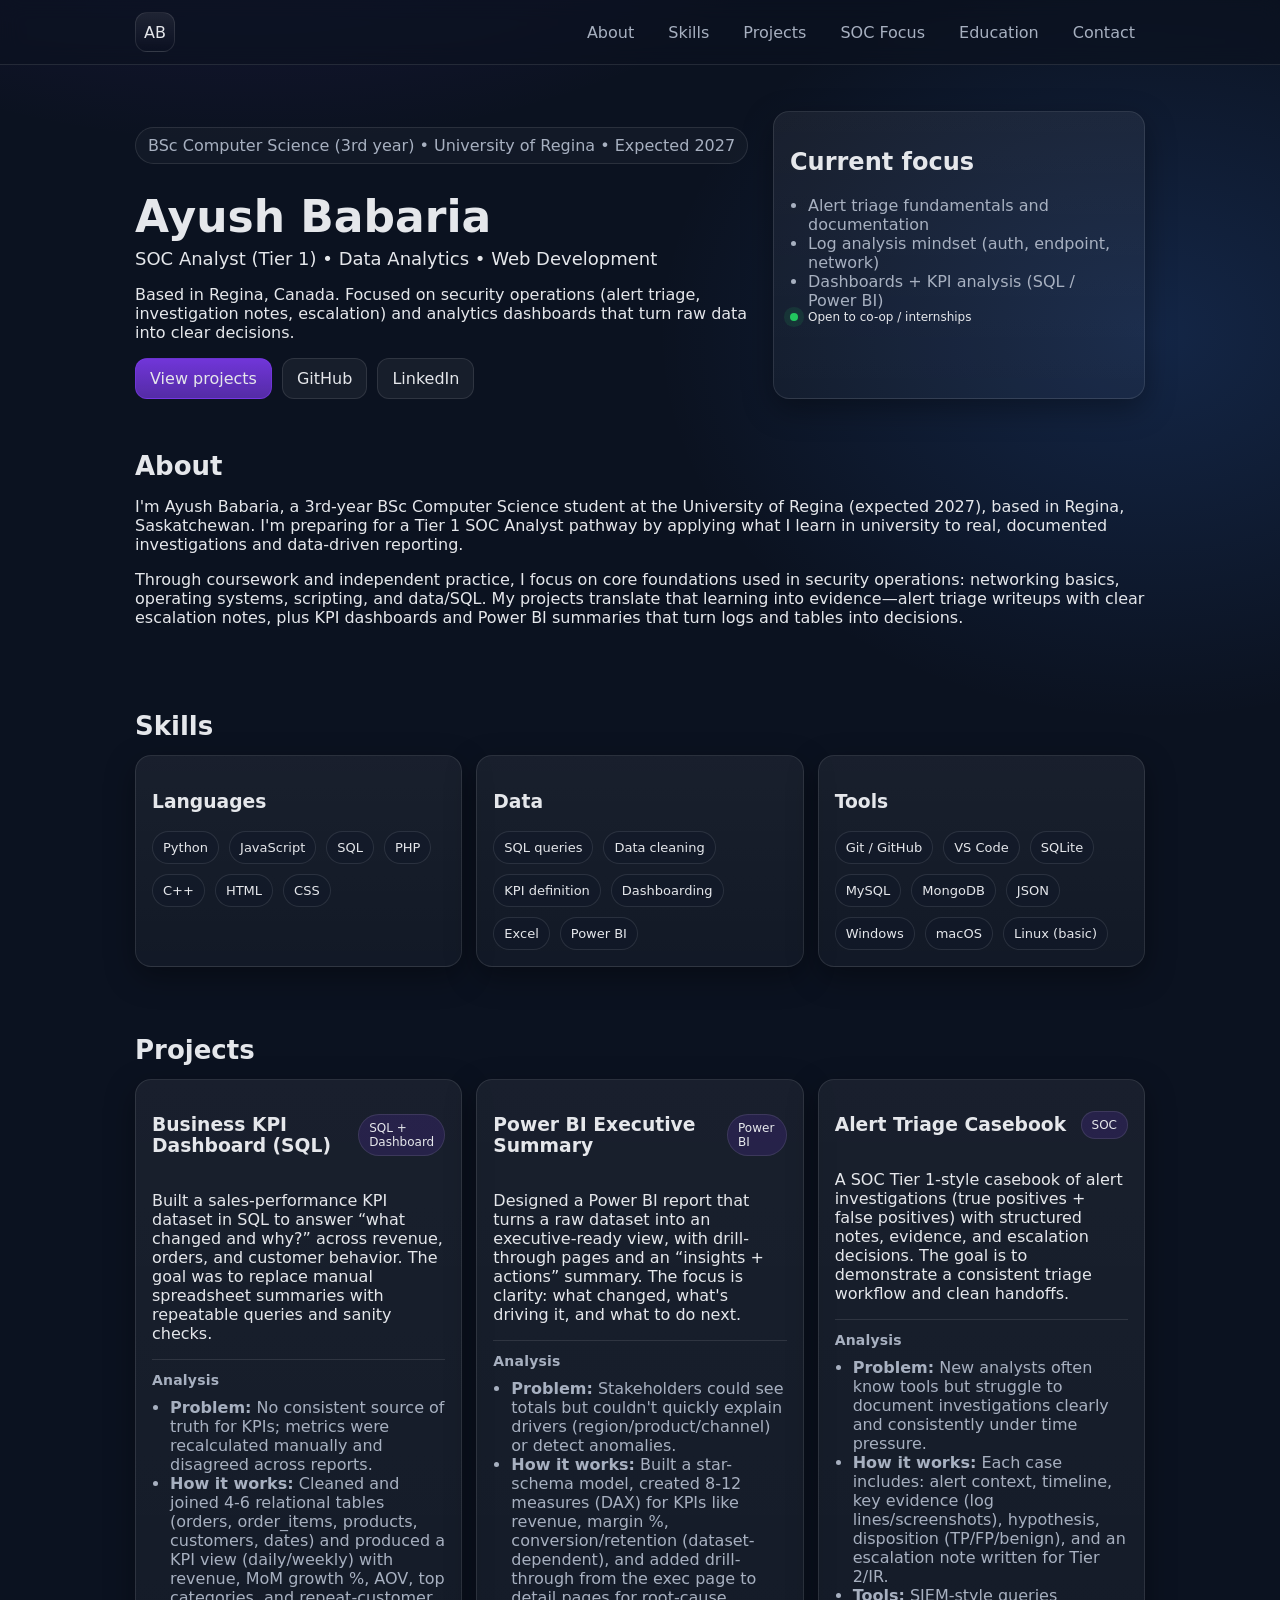
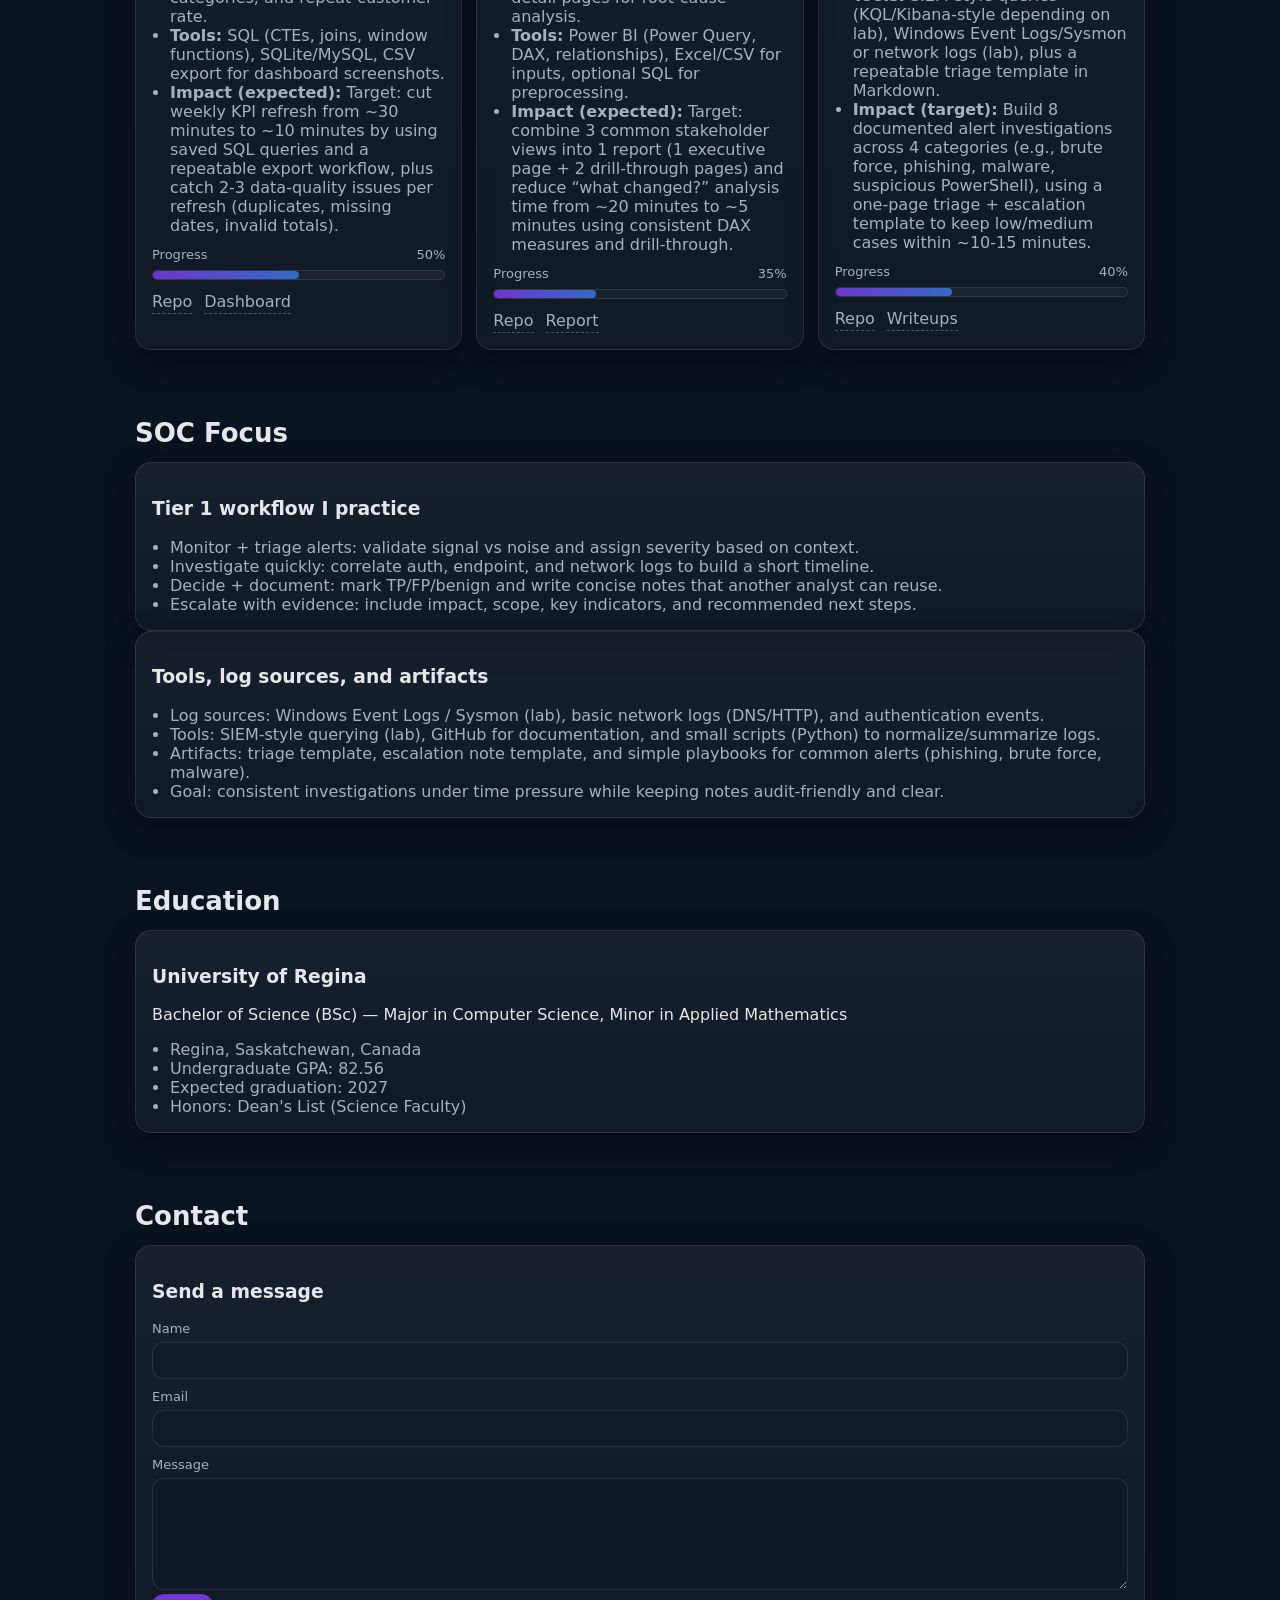
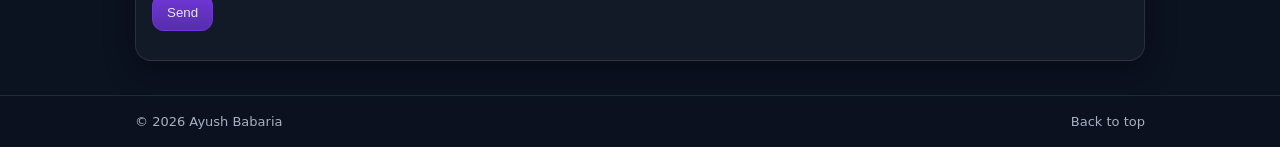
<file: index.html>
<!DOCTYPE html>
<html lang="en">
  <head>
    <meta charset="utf-8" />
    <meta name="viewport" content="width=device-width, initial-scale=1" />
    <title>Ayush Babaria | SOC Analyst</title>
    <meta
      name="description"
      content="Ayush Babaria — BSc Computer Science student at the University of Regina. SOC Analyst (Tier 1 focus), Data Analytics, and Web Development."
    />
    <link rel="stylesheet" href="styles.css" />
  </head>

  <body>
    <header class="site-header">
      <nav class="nav">
        <a class="brand" href="#top" aria-label="Back to top">AB</a>

        <button
          class="nav-toggle"
          id="navToggle"
          aria-expanded="false"
          aria-controls="navLinks"
        >
          Menu
        </button>

        <div class="nav-links" id="navLinks">
          <a href="#about">About</a>
          <a href="#skills">Skills</a>
          <a href="#projects">Projects</a>
          <a href="#soc">SOC Focus</a>
          <a href="#education">Education</a>
          <a href="#contact">Contact</a>
        </div>
      </nav>
    </header>

    <main id="main">
      <section class="hero">
        <div class="container hero-grid">
          <div>
            <p class="pill">
              BSc Computer Science (3rd year) • University of Regina • Expected
              2027
            </p>
            <h1>Ayush Babaria</h1>
            <p class="subtitle">
              SOC Analyst (Tier 1) • Data Analytics • Web Development
            </p>

            <p class="lead">
              Based in Regina, Canada. Focused on security operations (alert
              triage, investigation notes, escalation) and analytics dashboards
              that turn raw data into clear decisions.
            </p>

            <div class="cta-row">
              <a class="btn primary" href="#projects">View projects</a>
              <a
                class="btn"
                href="https://github.com/A-y-u-01"
                target="_blank"
                rel="noreferrer"
                >GitHub</a
              >
              <a
                class="btn"
                href="https://www.linkedin.com/in/ayush-babaria-3184a828a/"
                target="_blank"
                rel="noreferrer"
                >LinkedIn</a
              >
            </div>
          </div>

          <div class="card">
            <h2 class="card-title">Current focus</h2>
            <ul class="checklist">
              <li>Alert triage fundamentals and documentation</li>
              <li>Log analysis mindset (auth, endpoint, network)</li>
              <li>Dashboards + KPI analysis (SQL / Power BI)</li>
            </ul>
            <div class="tiny">
              <span class="dot"></span> Open to co-op / internships
            </div>
          </div>
        </div>
      </section>

      <section class="section" id="about">
        <div class="container">
          <h2>About</h2>
          <p>
            I'm Ayush Babaria, a 3rd-year BSc Computer Science student at the
            University of Regina (expected 2027), based in Regina, Saskatchewan.
            I'm preparing for a Tier 1 SOC Analyst pathway by applying what I
            learn in university to real, documented investigations and
            data-driven reporting.
          </p>
          <p>
            Through coursework and independent practice, I focus on core
            foundations used in security operations: networking basics,
            operating systems, scripting, and data/SQL. My projects translate
            that learning into evidence—alert triage writeups with clear
            escalation notes, plus KPI dashboards and Power BI summaries that
            turn logs and tables into decisions.
          </p>
        </div>
      </section>

      <section class="section" id="skills">
        <div class="container">
          <h2>Skills</h2>

          <div class="grid-3">
            <div class="card">
              <h3>Languages</h3>
              <ul class="tags">
                <li>Python</li>
                <li>JavaScript</li>
                <li>SQL</li>
                <li>PHP</li>
                <li>C++</li>
                <li>HTML</li>
                <li>CSS</li>
              </ul>
            </div>

            <div class="card">
              <h3>Data</h3>
              <ul class="tags">
                <li>SQL queries</li>
                <li>Data cleaning</li>
                <li>KPI definition</li>
                <li>Dashboarding</li>
                <li>Excel</li>
                <li>Power BI</li>
              </ul>
            </div>

            <div class="card">
              <h3>Tools</h3>
              <ul class="tags">
                <li>Git / GitHub</li>
                <li>VS Code</li>
                <li>SQLite</li>
                <li>MySQL</li>
                <li>MongoDB</li>
                <li>JSON</li>
                <li>Windows</li>
                <li>macOS</li>
                <li>Linux (basic)</li>
              </ul>
            </div>
          </div>
        </div>
      </section>

      <!-- Projects: 2 Data Analyst + 1 SOC Analyst -->
      <section class="section" id="projects">
        <div class="container">
          <div class="section-head">
            <h2>Projects</h2>
          </div>

          <div class="grid-3">
            <!-- Project 1 -->
            <article class="card project">
              <div class="project-top">
                <h3>Business KPI Dashboard (SQL)</h3>
                <span class="badge">SQL + Dashboard</span>
              </div>

              <p>
                Built a sales-performance KPI dataset in SQL to answer “what
                changed and why?” across revenue, orders, and customer behavior.
                The goal was to replace manual spreadsheet summaries with
                repeatable queries and sanity checks.
              </p>

              <div class="analysis">
                <h4>Analysis</h4>
                <ul class="mini-list">
                  <li>
                    <strong>Problem:</strong> No consistent source of truth for
                    KPIs; metrics were recalculated manually and disagreed
                    across reports.
                  </li>
                  <li>
                    <strong>How it works:</strong> Cleaned and joined 4-6
                    relational tables (orders, order_items, products, customers,
                    dates) and produced a KPI view (daily/weekly) with revenue,
                    MoM growth %, AOV, top categories, and repeat-customer rate.
                  </li>
                  <li>
                    <strong>Tools:</strong> SQL (CTEs, joins, window functions),
                    SQLite/MySQL, CSV export for dashboard screenshots.
                  </li>
                  <li>
                    <strong>Impact (expected):</strong> Target: cut weekly KPI
                    refresh from ~30 minutes to ~10 minutes by using saved SQL
                    queries and a repeatable export workflow, plus catch 2-3
                    data-quality issues per refresh (duplicates, missing dates,
                    invalid totals).
                  </li>
                </ul>

                <div class="progress-wrap">
                  <div class="progress-head">
                    <span>Progress</span>
                    <span>50%</span>
                  </div>
                  <div
                    class="progress"
                    role="progressbar"
                    aria-label="Business KPI Dashboard progress"
                    aria-valuemin="0"
                    aria-valuemax="100"
                    aria-valuenow="50"
                  >
                    <div class="progress-fill" style="width: 50%"></div>
                  </div>
                </div>
              </div>

              <div class="project-links">
                <a href="#" class="link" aria-disabled="true">Repo</a>
                <a href="#" class="link" aria-disabled="true">Dashboard</a>
              </div>
            </article>

            <!-- Project 2 -->
            <article class="card project">
              <div class="project-top">
                <h3>Power BI Executive Summary</h3>
                <span class="badge">Power BI</span>
              </div>

              <p>
                Designed a Power BI report that turns a raw dataset into an
                executive-ready view, with drill-through pages and an “insights
                + actions” summary. The focus is clarity: what changed, what's
                driving it, and what to do next.
              </p>

              <div class="analysis">
                <h4>Analysis</h4>
                <ul class="mini-list">
                  <li>
                    <strong>Problem:</strong> Stakeholders could see totals but
                    couldn't quickly explain drivers (region/product/channel) or
                    detect anomalies.
                  </li>
                  <li>
                    <strong>How it works:</strong> Built a star-schema model,
                    created 8-12 measures (DAX) for KPIs like revenue, margin %,
                    conversion/retention (dataset-dependent), and added
                    drill-through from the exec page to detail pages for
                    root-cause analysis.
                  </li>
                  <li>
                    <strong>Tools:</strong> Power BI (Power Query, DAX,
                    relationships), Excel/CSV for inputs, optional SQL for
                    preprocessing.
                  </li>
                  <li>
                    <strong>Impact (expected):</strong> Target: combine 3 common
                    stakeholder views into 1 report (1 executive page + 2
                    drill-through pages) and reduce “what changed?” analysis
                    time from ~20 minutes to ~5 minutes using consistent DAX
                    measures and drill-through.
                  </li>
                </ul>

                <div class="progress-wrap">
                  <div class="progress-head">
                    <span>Progress</span>
                    <span>35%</span>
                  </div>
                  <div
                    class="progress"
                    role="progressbar"
                    aria-label="Power BI Executive Summary progress"
                    aria-valuemin="0"
                    aria-valuemax="100"
                    aria-valuenow="35"
                  >
                    <div class="progress-fill" style="width: 35%"></div>
                  </div>
                </div>
              </div>

              <div class="project-links">
                <a href="#" class="link" aria-disabled="true">Repo</a>
                <a href="#" class="link" aria-disabled="true">Report</a>
              </div>
            </article>

            <!-- Project 3 -->
            <article class="card project">
              <div class="project-top">
                <h3>Alert Triage Casebook</h3>
                <span class="badge">SOC</span>
              </div>

              <p>
                A SOC Tier 1-style casebook of alert investigations (true
                positives + false positives) with structured notes, evidence,
                and escalation decisions. The goal is to demonstrate a
                consistent triage workflow and clean handoffs.
              </p>

              <div class="analysis">
                <h4>Analysis</h4>
                <ul class="mini-list">
                  <li>
                    <strong>Problem:</strong> New analysts often know tools but
                    struggle to document investigations clearly and consistently
                    under time pressure.
                  </li>
                  <li>
                    <strong>How it works:</strong> Each case includes: alert
                    context, timeline, key evidence (log lines/screenshots),
                    hypothesis, disposition (TP/FP/benign), and an escalation
                    note written for Tier 2/IR.
                  </li>
                  <li>
                    <strong>Tools:</strong> SIEM-style queries (KQL/Kibana-style
                    depending on lab), Windows Event Logs/Sysmon or network logs
                    (lab), plus a repeatable triage template in Markdown.
                  </li>
                  <li>
                    <strong>Impact (target):</strong> Build 8 documented alert
                    investigations across 4 categories (e.g., brute force,
                    phishing, malware, suspicious PowerShell), using a one-page
                    triage + escalation template to keep low/medium cases within
                    ~10-15 minutes.
                  </li>
                </ul>

                <div class="progress-wrap">
                  <div class="progress-head">
                    <span>Progress</span>
                    <span>40%</span>
                  </div>
                  <div
                    class="progress"
                    role="progressbar"
                    aria-label="Alert Triage Casebook progress"
                    aria-valuemin="0"
                    aria-valuemax="100"
                    aria-valuenow="40"
                  >
                    <div class="progress-fill" style="width: 40%"></div>
                  </div>
                </div>
              </div>

              <div class="project-links">
                <a href="#" class="link" aria-disabled="true">Repo</a>
                <a href="#" class="link" aria-disabled="true">Writeups</a>
              </div>
            </article>
          </div>
        </div>
      </section>

      <section class="section" id="soc">
        <div class="container">
          <h2>SOC Focus</h2>

          <div class="grid-2">
            <div class="card">
              <h3>Tier 1 workflow I practice</h3>
              <ul class="mini-list">
                <li>
                  Monitor + triage alerts: validate signal vs noise and assign
                  severity based on context.
                </li>
                <li>
                  Investigate quickly: correlate auth, endpoint, and network
                  logs to build a short timeline.
                </li>
                <li>
                  Decide + document: mark TP/FP/benign and write concise notes
                  that another analyst can reuse.
                </li>
                <li>
                  Escalate with evidence: include impact, scope, key indicators,
                  and recommended next steps.
                </li>
              </ul>
            </div>

            <div class="card">
              <h3>Tools, log sources, and artifacts</h3>
              <ul class="mini-list">
                <li>
                  Log sources: Windows Event Logs / Sysmon (lab), basic network
                  logs (DNS/HTTP), and authentication events.
                </li>
                <li>
                  Tools: SIEM-style querying (lab), GitHub for documentation,
                  and small scripts (Python) to normalize/summarize logs.
                </li>
                <li>
                  Artifacts: triage template, escalation note template, and
                  simple playbooks for common alerts (phishing, brute force,
                  malware).
                </li>
                <li>
                  Goal: consistent investigations under time pressure while
                  keeping notes audit-friendly and clear.
                </li>
              </ul>
            </div>
          </div>
        </div>
      </section>

      <section class="section" id="education">
        <div class="container">
          <h2>Education</h2>

          <div class="card">
            <h3>University of Regina</h3>
            <p>
              Bachelor of Science (BSc) — Major in Computer Science, Minor in
              Applied Mathematics
            </p>

            <ul class="mini-list">
              <li>Regina, Saskatchewan, Canada</li>
              <li>Undergraduate GPA: 82.56</li>
              <li>Expected graduation: 2027</li>
              <li>Honors: Dean's List (Science Faculty)</li>
            </ul>
          </div>
        </div>
      </section>

      <section class="section" id="contact">
        <div class="container">
          <h2>Contact</h2>

          <div class="grid-2">
            <!-- AJAX Formspree form (no redirect) -->
            <form
              class="card"
              id="contactForm"
              action="https://formspree.io/f/mykgkend"
              method="POST"
            >
              <h3>Send a message</h3>

              <div id="formFields">
                <label for="contact-name">Name</label>
                <input
                  id="contact-name"
                  name="name"
                  type="text"
                  autocomplete="name"
                  required
                />

                <label for="contact-email">Email</label>
                <input
                  id="contact-email"
                  name="email"
                  type="email"
                  autocomplete="email"
                  required
                />

                <label for="contact-message">Message</label>
                <textarea
                  id="contact-message"
                  name="message"
                  rows="6"
                  required
                ></textarea>

                <input
                  type="hidden"
                  name="_subject"
                  value="Portfolio message — Ayush Babaria"
                />

                <button class="btn primary" id="sendBtn" type="submit">
                  Send
                </button>
                <p class="small-note" id="formStatus" aria-live="polite"></p>
              </div>

              <div id="formSuccess" class="success" hidden>
                <div class="success-mark" aria-hidden="true">✓</div>
                <h3 class="success-title">Message sent</h3>
                <button class="btn" id="sendAnotherBtn" type="button">
                  Send another message
                </button>
              </div>
            </form>
          </div>
        </div>
      </section>
    </main>

    <footer class="footer">
      <div class="container footer-row">
        <span class="small-note">© <span id="year"></span> Ayush Babaria</span>
        <a class="small-note" href="#top">Back to top</a>
      </div>
    </footer>

    <script src="script.js"></script>
  </body>
</html>
</file>
<file: styles.css>
:root {
  --bg: #0b1220;
  --text: #e5e7eb;
  --subtle: #a7b0c0;
  --accent: #7c3aed;
  --border: rgba(255, 255, 255, 0.1);
  --shadow: 0 10px 30px rgba(0, 0, 0, 0.35);
  --radius: 16px;
  --container: 1050px;
}

* {
  box-sizing: border-box;
}
html {
  scroll-behavior: smooth;
}
body {
  margin: 0;
  font-family: ui-sans-serif, system-ui, -apple-system, Segoe UI, Roboto, Arial;
  background: radial-gradient(
      1200px 800px at 20% -10%,
      rgba(124, 58, 237, 0.22),
      transparent 60%
    ),
    radial-gradient(
      900px 700px at 90% 10%,
      rgba(59, 130, 246, 0.18),
      transparent 55%
    ),
    var(--bg);
  color: var(--text);
}

a {
  color: inherit;
  text-decoration: none;
}
.container {
  max-width: var(--container);
  margin: 0 auto;
  padding: 0 20px;
}

.skip-link {
  position: absolute;
  left: -999px;
  top: auto;
  width: 1px;
  height: 1px;
  overflow: hidden;
}
.skip-link:focus {
  left: 16px;
  top: 16px;
  width: auto;
  height: auto;
  padding: 10px 12px;
  background: #000;
  border: 1px solid var(--border);
  border-radius: 10px;
  z-index: 9999;
}

.site-header {
  position: sticky;
  top: 0;
  backdrop-filter: blur(10px);
  background: rgba(11, 18, 32, 0.65);
  border-bottom: 1px solid var(--border);
  z-index: 50;
}
.nav {
  max-width: var(--container);
  margin: 0 auto;
  padding: 12px 20px;
  display: flex;
  align-items: center;
  justify-content: space-between;
  gap: 14px;
}
.brand {
  width: 40px;
  height: 40px;
  display: grid;
  place-items: center;
  border: 1px solid var(--border);
  border-radius: 12px;
  background: linear-gradient(180deg, rgba(255, 255, 255, 0.08), transparent);
}
.nav-toggle {
  display: none;
  border: 1px solid var(--border);
  background: rgba(255, 255, 255, 0.04);
  color: var(--text);
  padding: 10px 12px;
  border-radius: 12px;
}
.nav-links {
  display: flex;
  gap: 14px;
  flex-wrap: wrap;
}
.nav-links a {
  color: var(--subtle);
  padding: 8px 10px;
  border-radius: 10px;
}
.nav-links a:hover {
  background: rgba(255, 255, 255, 0.05);
  color: var(--text);
}

.hero {
  padding: 46px 0 18px;
}
.hero-grid {
  display: grid;
  grid-template-columns: 1.25fr 0.75fr;
  gap: 18px;
  align-items: stretch;
}
.pill {
  display: inline-block;
  color: var(--subtle);
  border: 1px solid var(--border);
  padding: 8px 12px;
  border-radius: 999px;
  background: rgba(255, 255, 255, 0.03);
}
h1 {
  margin: 14px 0 8px;
  font-size: 44px;
  line-height: 1.05;
}
.subtitle {
  margin: 0 0 10px;
  font-size: 18px;
}
.lead {
  max-width: 62ch;
}

.section {
  padding: 34px 0;
}
.section h2 {
  margin: 0 0 14px;
  font-size: 26px;
}

.section-head {
  display: flex;
  align-items: baseline;
  justify-content: space-between;
  gap: 12px;
}
.subtle {
  color: var(--subtle);
}

.card {
  border: 1px solid var(--border);
  background: linear-gradient(
    180deg,
    rgba(255, 255, 255, 0.06),
    rgba(255, 255, 255, 0.03)
  );
  border-radius: var(--radius);
  padding: 16px;
  box-shadow: var(--shadow);
}

.grid-3 {
  display: grid;
  grid-template-columns: repeat(3, 1fr);
  gap: 14px;
}
#contact .grid-2 {
  grid-template-columns: 1fr;
}

.tags {
  list-style: none;
  padding: 0;
  margin: 10px 0 0;
  display: flex;
  flex-wrap: wrap;
  gap: 10px;
}
.tags li {
  border: 1px solid var(--border);
  padding: 8px 10px;
  border-radius: 999px;
  background: rgba(15, 23, 42, 0.35);
  color: var(--text);
  font-size: 13px;
}

.checklist {
  margin: 12px 0 0;
  padding-left: 18px;
  color: var(--subtle);
}
.mini-list {
  margin: 10px 0 0;
  padding-left: 18px;
  color: var(--subtle);
}

.badge {
  font-size: 12px;
  border: 1px solid var(--border);
  padding: 6px 10px;
  border-radius: 999px;
  background: rgba(124, 58, 237, 0.15);
}

.project-top {
  display: flex;
  align-items: center;
  justify-content: space-between;
  gap: 10px;
}
.project-links {
  display: flex;
  gap: 12px;
  margin-top: 12px;
}
.link {
  color: var(--subtle);
  border-bottom: 1px dashed rgba(255, 255, 255, 0.25);
  padding-bottom: 2px;
}
.link:hover {
  color: var(--text);
}

.analysis {
  margin-top: 12px;
  border-top: 1px solid var(--border);
  padding-top: 12px;
}
.analysis h4 {
  margin: 0 0 8px;
  font-size: 14px;
  letter-spacing: 0.2px;
  color: var(--subtle);
}

.progress-wrap {
  margin-top: 12px;
}
.progress-head {
  display: flex;
  justify-content: space-between;
  align-items: center;
  color: var(--subtle);
  font-size: 13px;
  margin-bottom: 8px;
}
.progress {
  width: 100%;
  height: 10px;
  border-radius: 999px;
  border: 1px solid var(--border);
  background: rgba(255, 255, 255, 0.04);
  overflow: hidden;
}
.progress-fill {
  height: 100%;
  border-radius: 999px;
  background: linear-gradient(
    90deg,
    rgba(124, 58, 237, 0.85),
    rgba(59, 130, 246, 0.75)
  );
}

.btn {
  display: inline-flex;
  align-items: center;
  justify-content: center;
  gap: 10px;
  padding: 10px 14px;
  border-radius: 12px;
  border: 1px solid var(--border);
  background: rgba(255, 255, 255, 0.05);
  color: var(--text);
  cursor: pointer;
}
.btn:hover {
  background: rgba(255, 255, 255, 0.08);
}
.btn.primary {
  background: linear-gradient(
    180deg,
    rgba(124, 58, 237, 0.9),
    rgba(124, 58, 237, 0.65)
  );
  border-color: rgba(124, 58, 237, 0.55);
}

.cta-row {
  display: flex;
  flex-wrap: wrap;
  gap: 10px;
  margin-top: 14px;
}

label {
  display: block;
  margin-top: 10px;
  color: var(--subtle);
  font-size: 13px;
}
input,
textarea {
  width: 100%;
  margin-top: 6px;
  padding: 10px 12px;
  border-radius: 12px;
  border: 1px solid var(--border);
  background: rgba(15, 23, 42, 0.55);
  color: var(--text);
  outline: none;
}
input:focus,
textarea:focus {
  border-color: rgba(124, 58, 237, 0.65);
  box-shadow: 0 0 0 4px rgba(124, 58, 237, 0.18);
}

.small-note {
  font-size: 13px;
  color: var(--subtle);
}
.tiny {
  font-size: 12px;
  color: var (--subtle);
  display: flex;
  align-items: center;
  gap: 10px;
}
.dot {
  width: 8px;
  height: 8px;
  background: #22c55e;
  border-radius: 50%;
  box-shadow: 0 0 0 6px rgba(34, 197, 94, 0.12);
}

.footer {
  border-top: 1px solid var(--border);
  padding: 18px 0;
  background: rgba(11, 18, 32, 0.55);
}
.footer-row {
  display: flex;
  justify-content: space-between;
  align-items: center;
  gap: 12px;
  flex-wrap: wrap;
}

/* Success UI for contact form */
.success {
  text-align: center;
  padding: 10px 6px;
}
.success-mark {
  width: 86px;
  height: 86px;
  margin: 8px auto 10px;
  display: grid;
  place-items: center;
  border-radius: 999px;
  border: 1px solid rgba(34, 197, 94, 0.55);
  background: rgba(34, 197, 94, 0.12);
  color: #22c55e;
  font-size: 44px;
  font-weight: 800;
}
.success-title {
  margin: 8px 0 0;
}

/* Responsive */
@media (max-width: 900px) {
  .hero-grid {
    grid-template-columns: 1fr;
  }
  .grid-3 {
    grid-template-columns: 1fr;
  }
  .grid-2 {
    grid-template-columns: 1fr;
  }
  h1 {
    font-size: 38px;
  }
  .nav-toggle {
    display: inline-flex;
  }
  .nav-links {
    display: none;
    width: 100%;
    padding-top: 10px;
  }
  .nav-links.open {
    display: flex;
  }
}
</file>
